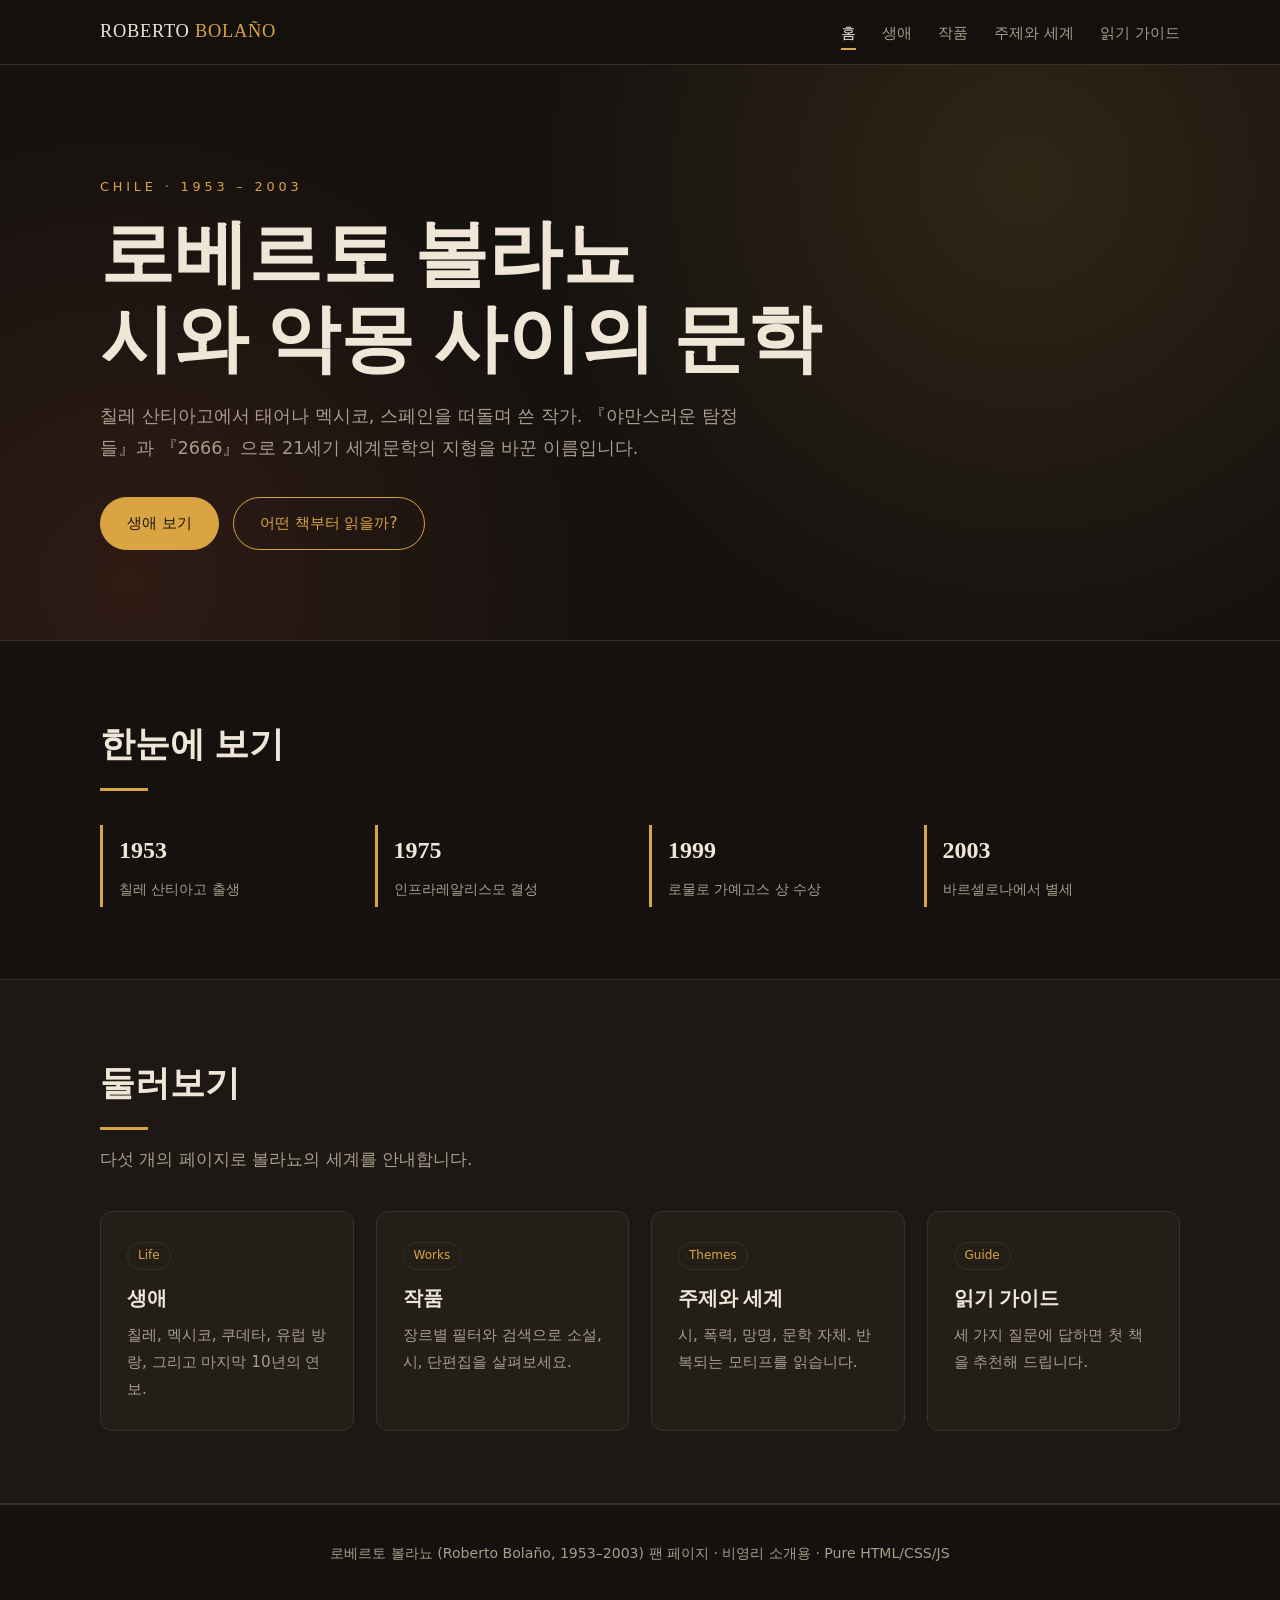
<file: index.html>
<!DOCTYPE html>
<html lang="ko">
<head>
<meta charset="UTF-8">
<meta name="viewport" content="width=device-width, initial-scale=1">
<title>홈 | 로베르토 볼라뇨</title>
<meta name="description" content="칠레 작가 로베르토 볼라뇨(1953–2003)의 삶과 작품을 소개하는 페이지">
<link rel="stylesheet" href="style.css">
</head>
<body>
<header class="site"><div class="wrap">
<a class="logo" href="index.html">ROBERTO <span>BOLAÑO</span></a>
<button class="burger" aria-label="메뉴">☰ 메뉴</button>
<nav><ul>
<li><a href="index.html" class="active">홈</a></li>
<li><a href="biography.html">생애</a></li>
<li><a href="works.html">작품</a></li>
<li><a href="themes.html">주제와 세계</a></li>
<li><a href="guide.html">읽기 가이드</a></li>
</ul></nav></div></header>

<div class="hero"><div class="wrap">
<p class="eyebrow">Chile · 1953 – 2003</p>
<h1>로베르토 볼라뇨<br>시와 악몽 사이의 문학</h1>
<p class="lead">칠레 산티아고에서 태어나 멕시코, 스페인을 떠돌며 쓴 작가. 『야만스러운 탐정들』과 『2666』으로 21세기 세계문학의 지형을 바꾼 이름입니다.</p>
<div class="btns"><a class="btn fill" href="biography.html">생애 보기</a><a class="btn" href="guide.html">어떤 책부터 읽을까?</a></div>
</div></div>

<section><div class="wrap">
<h2 class="reveal">한눈에 보기</h2>
<div class="facts reveal" style="margin-top:34px">
<div class="fact"><b>1953</b><span>칠레 산티아고 출생</span></div>
<div class="fact"><b>1975</b><span>인프라레알리스모 결성</span></div>
<div class="fact"><b>1999</b><span>로물로 가예고스 상 수상</span></div>
<div class="fact"><b>2003</b><span>바르셀로나에서 별세</span></div>
</div></div></section>

<section class="alt"><div class="wrap">
<h2 class="reveal">둘러보기</h2>
<p class="sub reveal">다섯 개의 페이지로 볼라뇨의 세계를 안내합니다.</p>
<div class="grid">
<a class="card reveal" href="biography.html" style="color:inherit"><span class="tag">Life</span><h3>생애</h3><p>칠레, 멕시코, 쿠데타, 유럽 방랑, 그리고 마지막 10년의 연보.</p></a>
<a class="card reveal" href="works.html" style="color:inherit"><span class="tag">Works</span><h3>작품</h3><p>장르별 필터와 검색으로 소설, 시, 단편집을 살펴보세요.</p></a>
<a class="card reveal" href="themes.html" style="color:inherit"><span class="tag">Themes</span><h3>주제와 세계</h3><p>시, 폭력, 망명, 문학 자체. 반복되는 모티프를 읽습니다.</p></a>
<a class="card reveal" href="guide.html" style="color:inherit"><span class="tag">Guide</span><h3>읽기 가이드</h3><p>세 가지 질문에 답하면 첫 책을 추천해 드립니다.</p></a>
</div></div></section>

<footer><div class="wrap">로베르토 볼라뇨 (Roberto Bolaño, 1953–2003) 팬 페이지 · 비영리 소개용 · Pure HTML/CSS/JS</div></footer>
<button id="toTop" aria-label="맨 위로">↑</button>
<script src="script.js"></script>
</body></html>
</file>
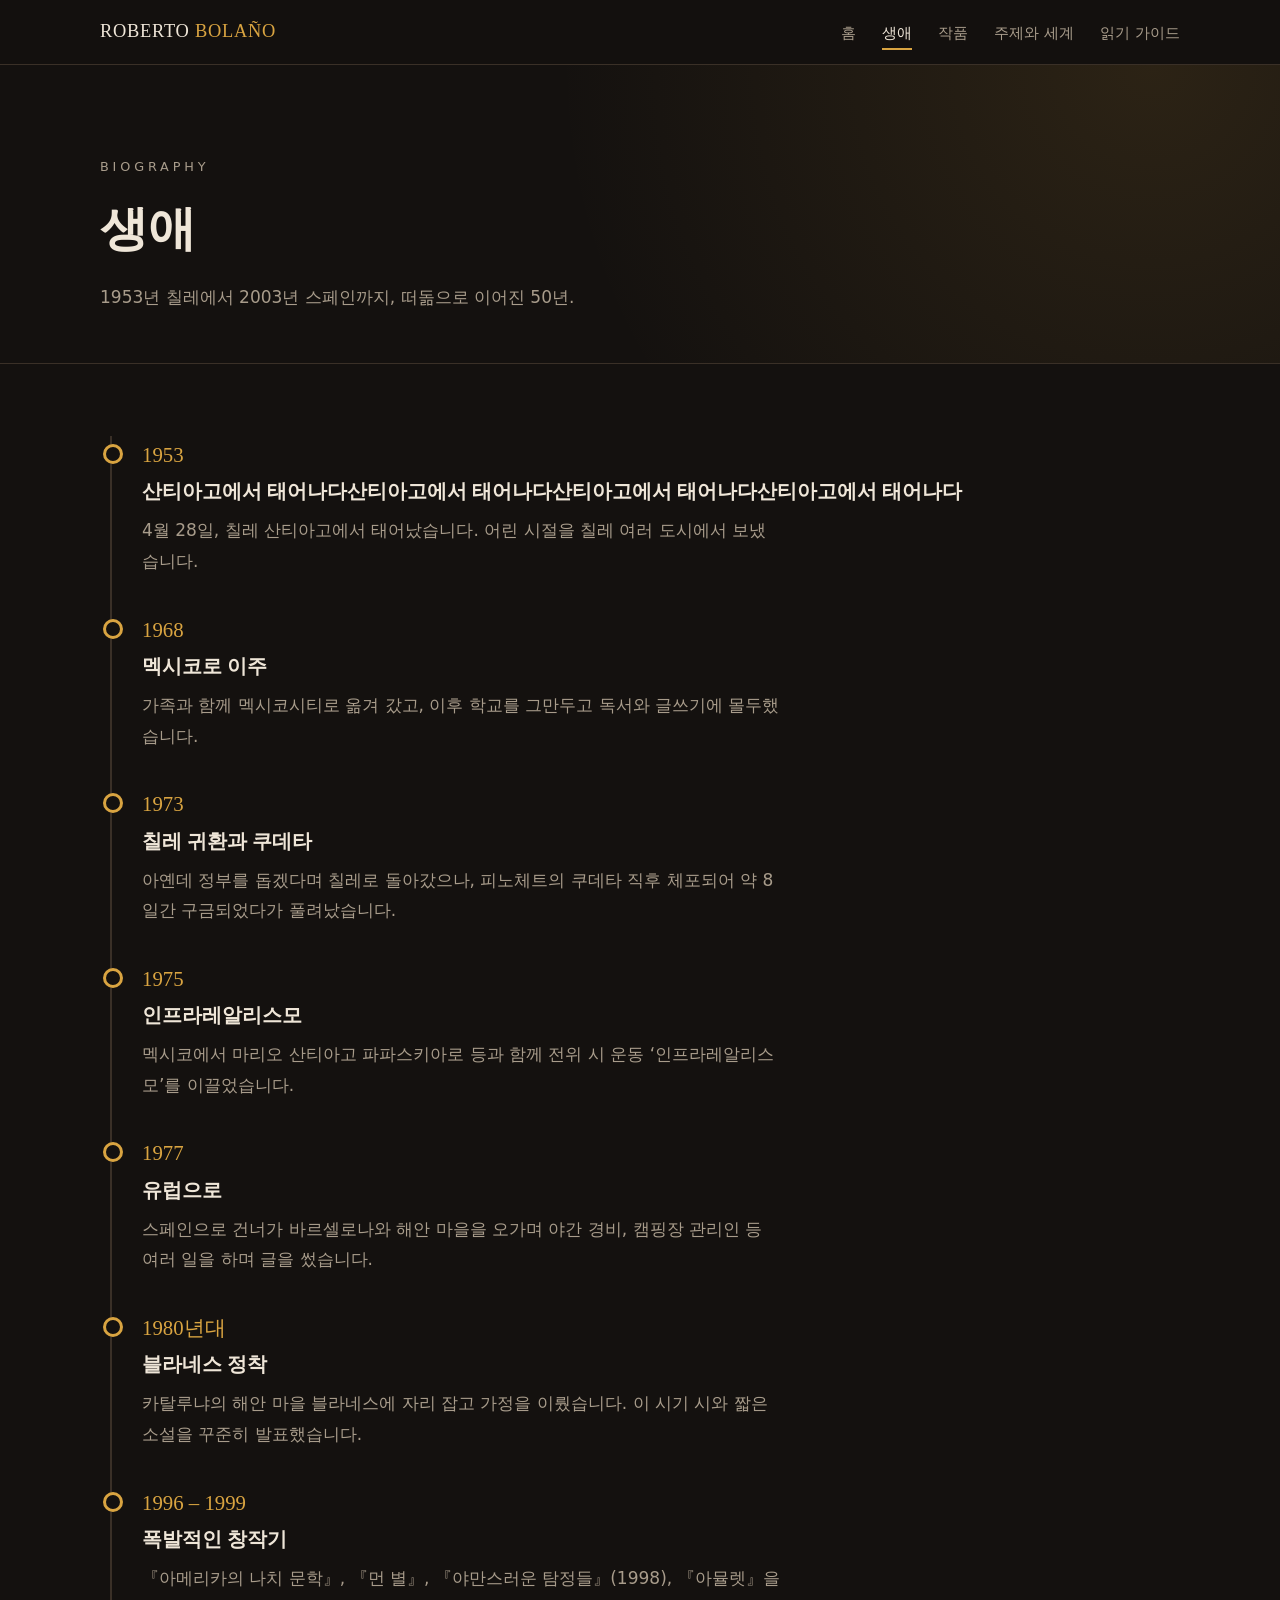
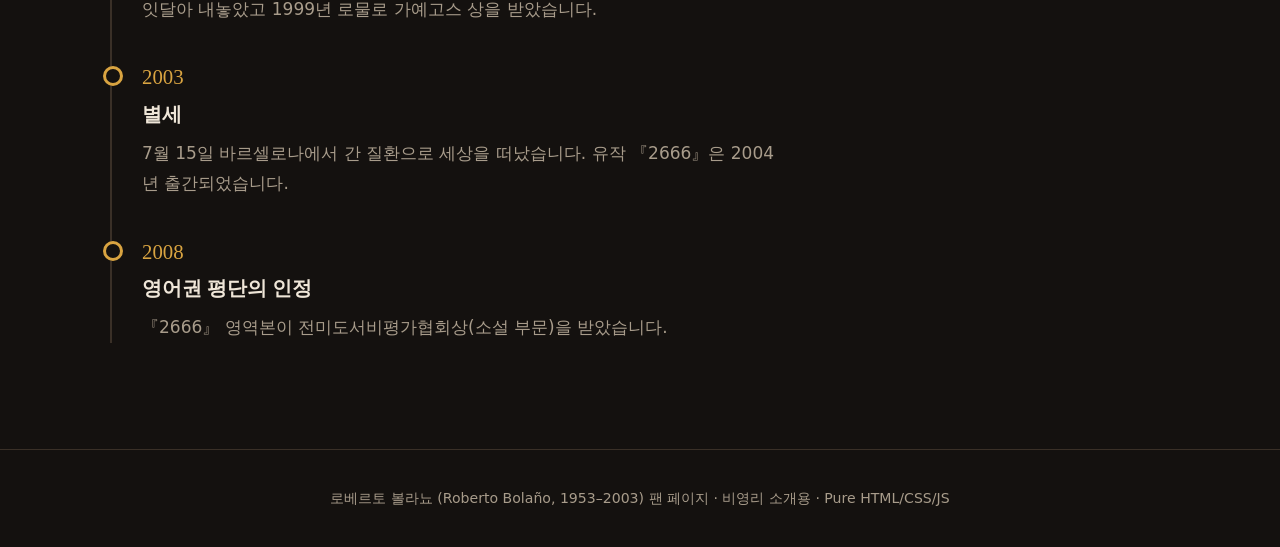
<file: biography.html>
<!DOCTYPE html>
<html lang="ko">
<head>
<meta charset="UTF-8">
<meta name="viewport" content="width=device-width, initial-scale=1">
<title>생애 | 로베르토 볼라뇨</title>
<meta name="description" content="로베르토 볼라뇨의 생애 연표">
<link rel="stylesheet" href="style.css">
</head>
<body>
<header class="site"><div class="wrap">
<a class="logo" href="index.html">ROBERTO <span>BOLAÑO</span></a>
<button class="burger" aria-label="메뉴">☰ 메뉴</button>
<nav><ul>
<li><a href="index.html">홈</a></li>
<li><a href="biography.html" class="active">생애</a></li>
<li><a href="works.html">작품</a></li>
<li><a href="themes.html">주제와 세계</a></li>
<li><a href="guide.html">읽기 가이드</a></li>
</ul></nav></div></header>

<div class="page-title"><div class="wrap"><p class="eyebrow">Biography</p><h1>생애</h1><p>1953년 칠레에서 2003년 스페인까지, 떠돎으로 이어진 50년.</p></div></div>
<section><div class="wrap"><div class="timeline">
<div class="tl-item"><div class="tl-year">1953</div><h3>산티아고에서 태어나다산티아고에서 태어나다산티아고에서 태어나다산티아고에서 태어나다</h3><p>4월 28일, 칠레 산티아고에서 태어났습니다. 어린 시절을 칠레 여러 도시에서 보냈습니다.</p></div>
<div class="tl-item"><div class="tl-year">1968</div><h3>멕시코로 이주</h3><p>가족과 함께 멕시코시티로 옮겨 갔고, 이후 학교를 그만두고 독서와 글쓰기에 몰두했습니다.</p></div>
<div class="tl-item"><div class="tl-year">1973</div><h3>칠레 귀환과 쿠데타</h3><p>아옌데 정부를 돕겠다며 칠레로 돌아갔으나, 피노체트의 쿠데타 직후 체포되어 약 8일간 구금되었다가 풀려났습니다.</p></div>
<div class="tl-item"><div class="tl-year">1975</div><h3>인프라레알리스모</h3><p>멕시코에서 마리오 산티아고 파파스키아로 등과 함께 전위 시 운동 ‘인프라레알리스모’를 이끌었습니다.</p></div>
<div class="tl-item"><div class="tl-year">1977</div><h3>유럽으로</h3><p>스페인으로 건너가 바르셀로나와 해안 마을을 오가며 야간 경비, 캠핑장 관리인 등 여러 일을 하며 글을 썼습니다.</p></div>
<div class="tl-item"><div class="tl-year">1980년대</div><h3>블라네스 정착</h3><p>카탈루냐의 해안 마을 블라네스에 자리 잡고 가정을 이뤘습니다. 이 시기 시와 짧은 소설을 꾸준히 발표했습니다.</p></div>
<div class="tl-item"><div class="tl-year">1996 – 1999</div><h3>폭발적인 창작기</h3><p>『아메리카의 나치 문학』, 『먼 별』, 『야만스러운 탐정들』(1998), 『아뮬렛』을 잇달아 내놓았고 1999년 로물로 가예고스 상을 받았습니다.</p></div>
<div class="tl-item"><div class="tl-year">2003</div><h3>별세</h3><p>7월 15일 바르셀로나에서 간 질환으로 세상을 떠났습니다. 유작 『2666』은 2004년 출간되었습니다.</p></div>
<div class="tl-item"><div class="tl-year">2008</div><h3>영어권 평단의 인정</h3><p>『2666』 영역본이 전미도서비평가협회상(소설 부문)을 받았습니다.</p></div>
</div></div></section>

<footer><div class="wrap">로베르토 볼라뇨 (Roberto Bolaño, 1953–2003) 팬 페이지 · 비영리 소개용 · Pure HTML/CSS/JS</div></footer>
<button id="toTop" aria-label="맨 위로">↑</button>
<script src="script.js"></script>
</body></html>
</file>
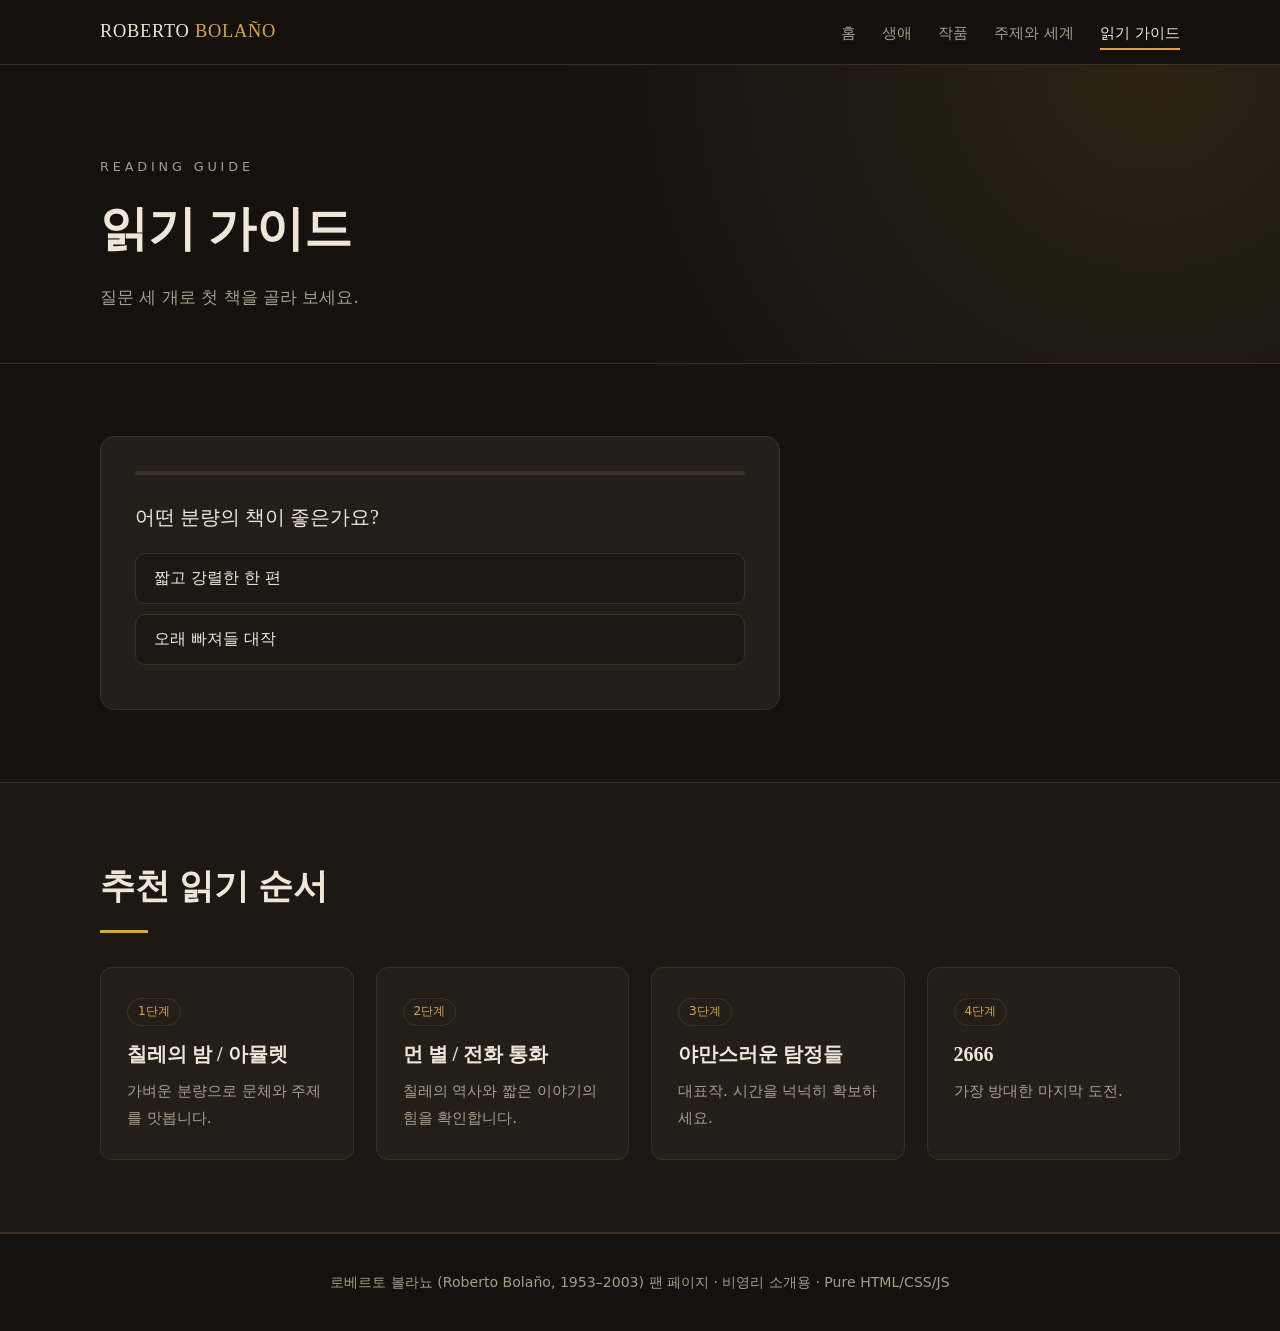
<file: guide.html>
<!DOCTYPE html>
<html lang="ko">
<head>
<meta charset="UTF-8">
<meta name="viewport" content="width=device-width, initial-scale=1">
<title>읽기 가이드 | 로베르토 볼라뇨</title>
<meta name="description" content="볼라뇨 첫 책 추천 퀴즈와 읽기 순서">
<link rel="stylesheet" href="style.css">
</head>
<body>
<header class="site"><div class="wrap">
<a class="logo" href="index.html">ROBERTO <span>BOLAÑO</span></a>
<button class="burger" aria-label="메뉴">☰ 메뉴</button>
<nav><ul>
<li><a href="index.html">홈</a></li>
<li><a href="biography.html">생애</a></li>
<li><a href="works.html">작품</a></li>
<li><a href="themes.html">주제와 세계</a></li>
<li><a href="guide.html" class="active">읽기 가이드</a></li>
</ul></nav></div></header>

<div class="page-title"><div class="wrap"><p class="eyebrow">Reading Guide</p><h1>읽기 가이드</h1><p>질문 세 개로 첫 책을 골라 보세요.</p></div></div>
<section><div class="wrap"><div id="quiz" class="quiz"></div></div></section>
<section class="alt"><div class="wrap">
<h2>추천 읽기 순서</h2>
<div class="grid" style="margin-top:34px">
<div class="card"><span class="tag">1단계</span><h3>칠레의 밤 / 아뮬렛</h3><p>가벼운 분량으로 문체와 주제를 맛봅니다.</p></div>
<div class="card"><span class="tag">2단계</span><h3>먼 별 / 전화 통화</h3><p>칠레의 역사와 짧은 이야기의 힘을 확인합니다.</p></div>
<div class="card"><span class="tag">3단계</span><h3>야만스러운 탐정들</h3><p>대표작. 시간을 넉넉히 확보하세요.</p></div>
<div class="card"><span class="tag">4단계</span><h3>2666</h3><p>가장 방대한 마지막 도전.</p></div>
</div></div></section>

<footer><div class="wrap">로베르토 볼라뇨 (Roberto Bolaño, 1953–2003) 팬 페이지 · 비영리 소개용 · Pure HTML/CSS/JS</div></footer>
<button id="toTop" aria-label="맨 위로">↑</button>
<script src="script.js"></script>
</body></html>
</file>
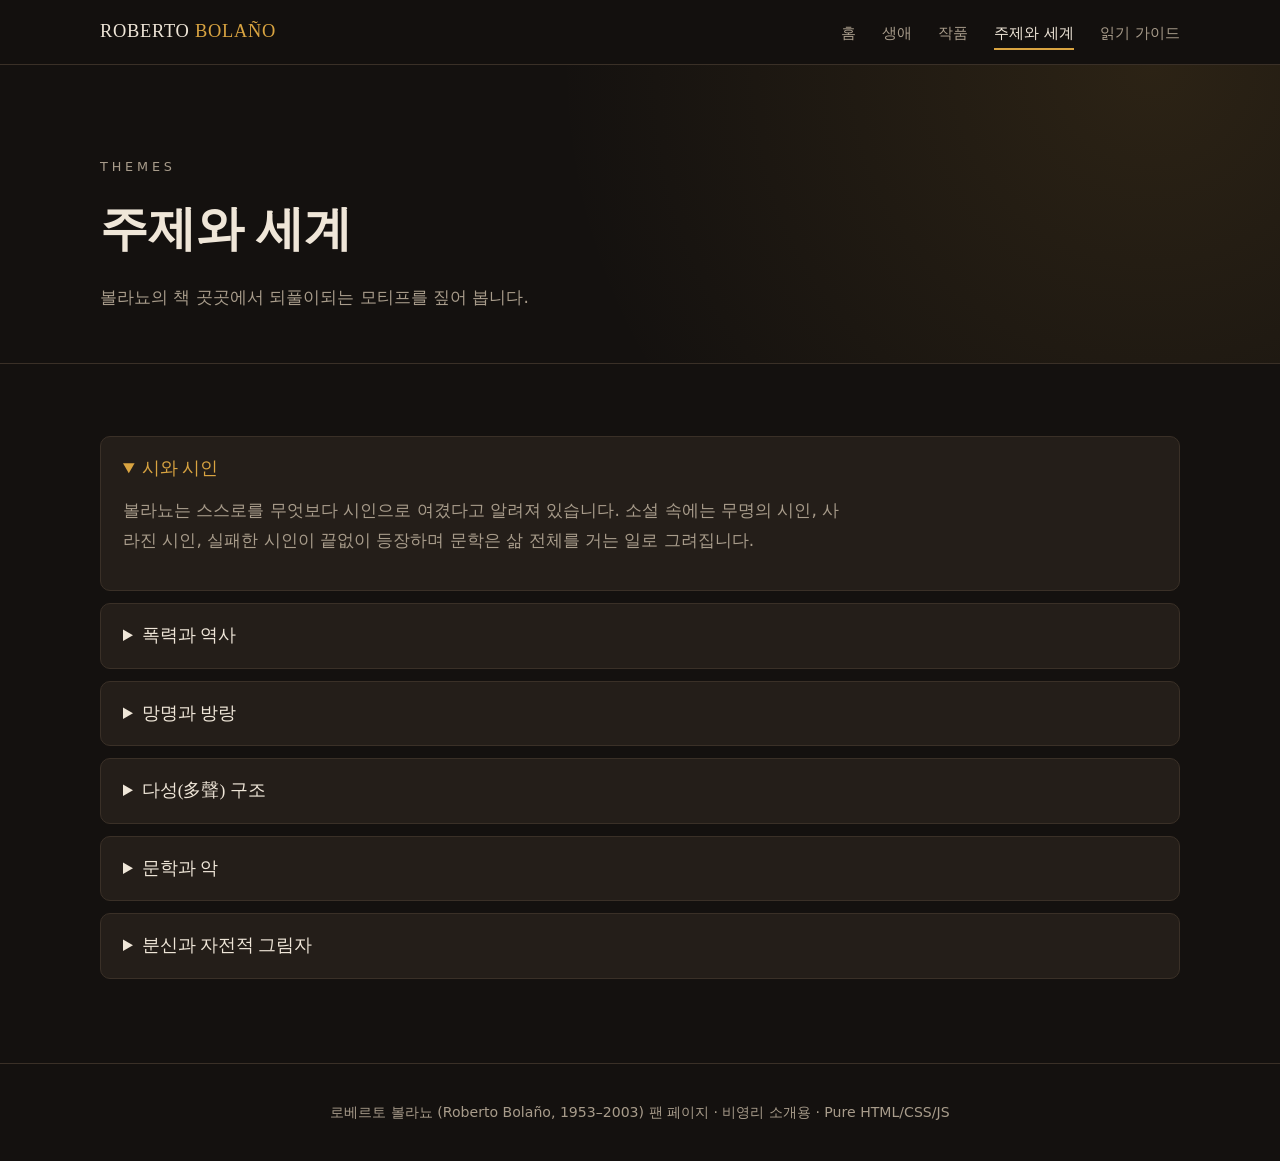
<file: themes.html>
<!DOCTYPE html>
<html lang="ko">
<head>
<meta charset="UTF-8">
<meta name="viewport" content="width=device-width, initial-scale=1">
<title>주제와 세계 | 로베르토 볼라뇨</title>
<meta name="description" content="볼라뇨 문학의 주요 모티프">
<link rel="stylesheet" href="style.css">
</head>
<body>
<header class="site"><div class="wrap">
<a class="logo" href="index.html">ROBERTO <span>BOLAÑO</span></a>
<button class="burger" aria-label="메뉴">☰ 메뉴</button>
<nav><ul>
<li><a href="index.html">홈</a></li>
<li><a href="biography.html">생애</a></li>
<li><a href="works.html">작품</a></li>
<li><a href="themes.html" class="active">주제와 세계</a></li>
<li><a href="guide.html">읽기 가이드</a></li>
</ul></nav></div></header>

<div class="page-title"><div class="wrap"><p class="eyebrow">Themes</p><h1>주제와 세계</h1><p>볼라뇨의 책 곳곳에서 되풀이되는 모티프를 짚어 봅니다.</p></div></div>
<section><div class="wrap prose">
<details open><summary>시와 시인</summary><p>볼라뇨는 스스로를 무엇보다 시인으로 여겼다고 알려져 있습니다. 소설 속에는 무명의 시인, 사라진 시인, 실패한 시인이 끝없이 등장하며 문학은 삶 전체를 거는 일로 그려집니다.</p></details>
<details><summary>폭력과 역사</summary><p>칠레 쿠데타, 독재, 나치즘, 멕시코 북부의 여성 살해 등 20세기 폭력의 기억이 작품을 관통합니다.</p></details>
<details><summary>망명과 방랑</summary><p>칠레, 멕시코, 스페인을 오간 작가의 삶은 인물들의 끝없는 이동으로 이어집니다.</p></details>
<details><summary>다성(多聲) 구조</summary><p>『야만스러운 탐정들』은 수십 명의 증언으로 한 인물의 윤곽을 그립니다. 중심은 비어 있고, 목소리들만 남습니다.</p></details>
<details><summary>문학과 악</summary><p>『칠레의 밤』, 『먼 별』은 문학과 권력의 관계를 묻습니다. 아름다운 글과 끔찍한 행위가 공존할 수 있다는 불편한 질문이 따라붙습니다.</p></details>
<details><summary>분신과 자전적 그림자</summary><p>아르투로 벨라노와 울리세스 리마 같은 인물이 작품 사이를 오가며 작가 자신과 소설의 경계를 흐립니다.</p></details>
</div></section>

<footer><div class="wrap">로베르토 볼라뇨 (Roberto Bolaño, 1953–2003) 팬 페이지 · 비영리 소개용 · Pure HTML/CSS/JS</div></footer>
<button id="toTop" aria-label="맨 위로">↑</button>
<script src="script.js"></script>
</body></html>
</file>
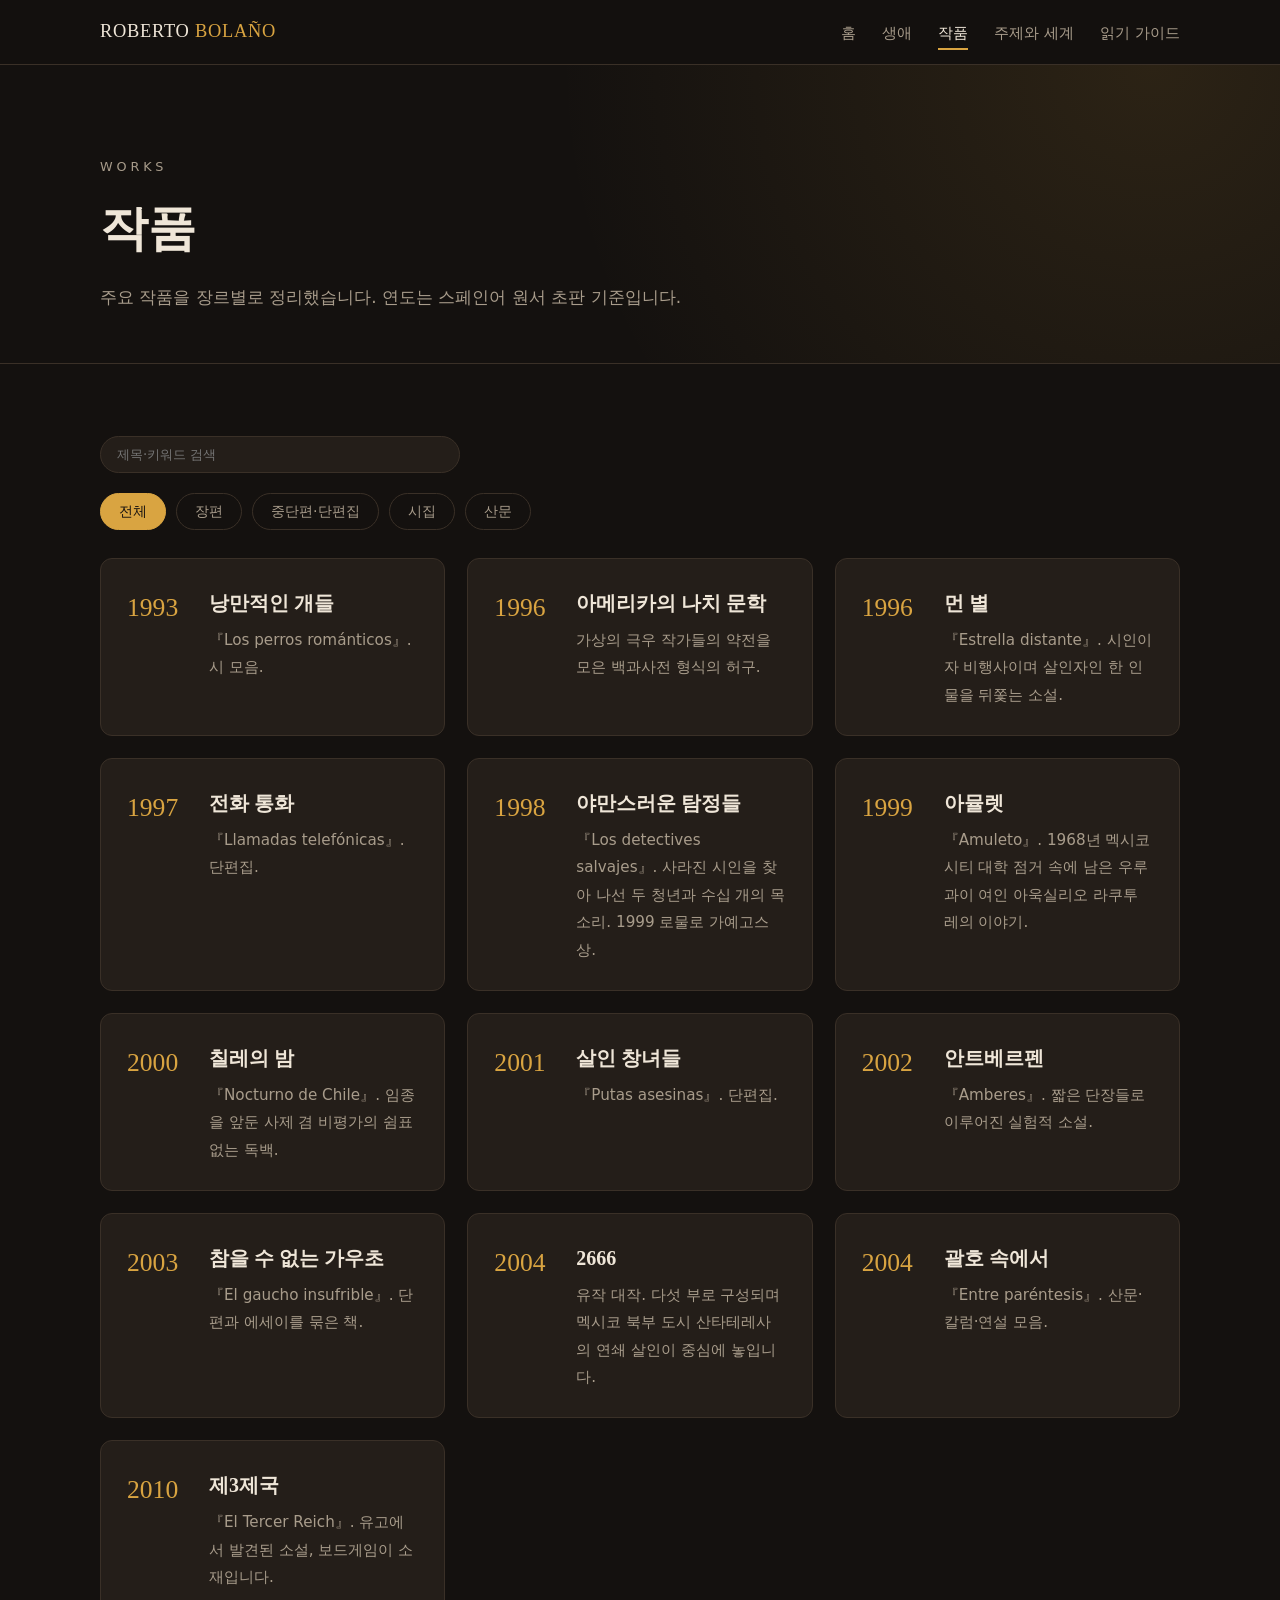
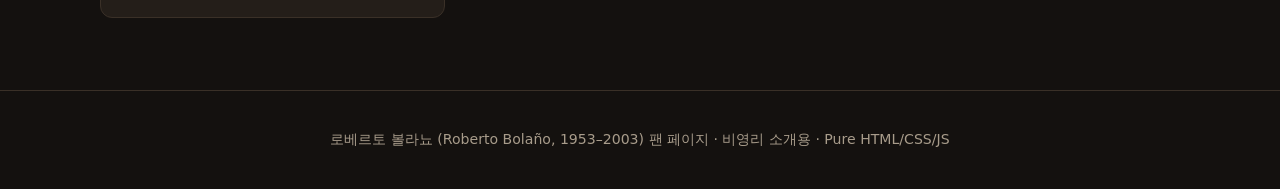
<file: works.html>
<!DOCTYPE html>
<html lang="ko">
<head>
<meta charset="UTF-8">
<meta name="viewport" content="width=device-width, initial-scale=1">
<title>작품 | 로베르토 볼라뇨</title>
<meta name="description" content="로베르토 볼라뇨의 주요 작품 목록">
<link rel="stylesheet" href="style.css">
</head>
<body>
<header class="site"><div class="wrap">
<a class="logo" href="index.html">ROBERTO <span>BOLAÑO</span></a>
<button class="burger" aria-label="메뉴">☰ 메뉴</button>
<nav><ul>
<li><a href="index.html">홈</a></li>
<li><a href="biography.html">생애</a></li>
<li><a href="works.html" class="active">작품</a></li>
<li><a href="themes.html">주제와 세계</a></li>
<li><a href="guide.html">읽기 가이드</a></li>
</ul></nav></div></header>

<div class="page-title"><div class="wrap"><p class="eyebrow">Works</p><h1>작품</h1><p>주요 작품을 장르별로 정리했습니다. 연도는 스페인어 원서 초판 기준입니다.</p></div></div>
<section><div class="wrap">
<input id="search" class="search" type="search" placeholder="제목·키워드 검색">
<div class="filters">
<button class="on" data-cat="all">전체</button><button data-cat="novel">장편</button><button data-cat="short">중단편·단편집</button><button data-cat="poem">시집</button><button data-cat="essay">산문</button>
</div>
<div class="grid" style="grid-template-columns:repeat(auto-fill,minmax(320px,1fr))">
<div class="card work" data-cat="poem"><div class="yr">1993</div><div><h3>낭만적인 개들</h3><p>『Los perros románticos』. 시 모음.</p></div></div>
<div class="card work" data-cat="short"><div class="yr">1996</div><div><h3>아메리카의 나치 문학</h3><p>가상의 극우 작가들의 약전을 모은 백과사전 형식의 허구.</p></div></div>
<div class="card work" data-cat="novel"><div class="yr">1996</div><div><h3>먼 별</h3><p>『Estrella distante』. 시인이자 비행사이며 살인자인 한 인물을 뒤쫓는 소설.</p></div></div>
<div class="card work" data-cat="short"><div class="yr">1997</div><div><h3>전화 통화</h3><p>『Llamadas telefónicas』. 단편집.</p></div></div>
<div class="card work" data-cat="novel"><div class="yr">1998</div><div><h3>야만스러운 탐정들</h3><p>『Los detectives salvajes』. 사라진 시인을 찾아 나선 두 청년과 수십 개의 목소리. 1999 로물로 가예고스 상.</p></div></div>
<div class="card work" data-cat="novel"><div class="yr">1999</div><div><h3>아뮬렛</h3><p>『Amuleto』. 1968년 멕시코시티 대학 점거 속에 남은 우루과이 여인 아욱실리오 라쿠투레의 이야기.</p></div></div>
<div class="card work" data-cat="novel"><div class="yr">2000</div><div><h3>칠레의 밤</h3><p>『Nocturno de Chile』. 임종을 앞둔 사제 겸 비평가의 쉼표 없는 독백.</p></div></div>
<div class="card work" data-cat="short"><div class="yr">2001</div><div><h3>살인 창녀들</h3><p>『Putas asesinas』. 단편집.</p></div></div>
<div class="card work" data-cat="novel"><div class="yr">2002</div><div><h3>안트베르펜</h3><p>『Amberes』. 짧은 단장들로 이루어진 실험적 소설.</p></div></div>
<div class="card work" data-cat="short"><div class="yr">2003</div><div><h3>참을 수 없는 가우초</h3><p>『El gaucho insufrible』. 단편과 에세이를 묶은 책.</p></div></div>
<div class="card work" data-cat="novel"><div class="yr">2004</div><div><h3>2666</h3><p>유작 대작. 다섯 부로 구성되며 멕시코 북부 도시 산타테레사의 연쇄 살인이 중심에 놓입니다.</p></div></div>
<div class="card work" data-cat="essay"><div class="yr">2004</div><div><h3>괄호 속에서</h3><p>『Entre paréntesis』. 산문·칼럼·연설 모음.</p></div></div>
<div class="card work" data-cat="novel"><div class="yr">2010</div><div><h3>제3제국</h3><p>『El Tercer Reich』. 유고에서 발견된 소설, 보드게임이 소재입니다.</p></div></div>
</div>
</div></section>

<footer><div class="wrap">로베르토 볼라뇨 (Roberto Bolaño, 1953–2003) 팬 페이지 · 비영리 소개용 · Pure HTML/CSS/JS</div></footer>
<button id="toTop" aria-label="맨 위로">↑</button>
<script src="script.js"></script>
</body></html>
</file>
<file: style.css>
:root{
  --bg:#14110f; --bg2:#1d1814; --card:#241e19; --ink:#efe6d8; --muted:#a89c8b;
  --accent:#d9a441; --accent2:#b5502f; --line:#3a3027;
  --serif:"Noto Serif KR","Batang","Georgia",serif; --sans:"Malgun Gothic","Segoe UI",system-ui,sans-serif;
}
*{box-sizing:border-box;margin:0;padding:0}
html{scroll-behavior:smooth}
body{background:var(--bg);color:var(--ink);font-family:var(--sans);line-height:1.8;font-size:17px}
a{color:var(--accent);text-decoration:none}
a:hover{text-decoration:underline}
img{max-width:100%}
.wrap{width:min(1080px,92%);margin:0 auto}

/* header */
header.site{position:sticky;top:0;z-index:50;background:rgba(20,17,15,.92);backdrop-filter:blur(8px);border-bottom:1px solid var(--line)}
header.site .wrap{display:flex;align-items:center;justify-content:space-between;height:64px}
.logo{font-family:var(--serif);font-size:1.15rem;color:var(--ink);letter-spacing:.04em}
.logo span{color:var(--accent)}
nav ul{list-style:none;display:flex;gap:26px}
nav a{color:var(--muted);font-size:.95rem;padding:6px 0;border-bottom:2px solid transparent}
nav a:hover,nav a.active{color:var(--ink);border-color:var(--accent);text-decoration:none}
.burger{display:none;background:none;border:1px solid var(--line);color:var(--ink);padding:6px 12px;border-radius:6px;font-size:1rem;cursor:pointer}

/* hero */
.hero{padding:110px 0 90px;background:
  radial-gradient(circle at 80% 20%,rgba(217,164,65,.14),transparent 45%),
  radial-gradient(circle at 10% 90%,rgba(181,80,47,.16),transparent 40%);
  border-bottom:1px solid var(--line)}
.eyebrow{color:var(--accent);letter-spacing:.3em;font-size:.8rem;text-transform:uppercase}
.hero h1{font-family:var(--serif);font-size:clamp(2.4rem,7vw,4.6rem);line-height:1.15;margin:14px 0 20px;font-weight:700}
.hero p.lead{max-width:640px;color:var(--muted);font-size:1.1rem}
.btns{margin-top:32px;display:flex;gap:14px;flex-wrap:wrap}
.btn{display:inline-block;padding:12px 26px;border-radius:999px;border:1px solid var(--accent);color:var(--accent);font-size:.95rem;transition:.25s}
.btn:hover{background:var(--accent);color:#1a1410;text-decoration:none}
.btn.fill{background:var(--accent);color:#1a1410}
.btn.fill:hover{background:transparent;color:var(--accent)}

/* sections */
section{padding:72px 0}
section.alt{background:var(--bg2);border-block:1px solid var(--line)}
h2{font-family:var(--serif);font-size:clamp(1.6rem,4vw,2.2rem);margin-bottom:10px}
h2::after{content:"";display:block;width:48px;height:3px;background:var(--accent);margin-top:12px}
.sub{color:var(--muted);margin:14px 0 36px;max-width:680px}
h3{font-family:var(--serif);font-size:1.25rem;margin-bottom:6px}
.grid{display:grid;gap:22px;grid-template-columns:repeat(auto-fill,minmax(250px,1fr))}
.card{background:var(--card);border:1px solid var(--line);border-radius:12px;padding:26px;transition:.3s}
.card:hover{transform:translateY(-4px);border-color:var(--accent)}
.card p{color:var(--muted);font-size:.95rem}
.tag{display:inline-block;font-size:.75rem;padding:2px 10px;border:1px solid var(--line);border-radius:999px;color:var(--accent);margin-bottom:10px}
.facts{display:grid;grid-template-columns:repeat(auto-fit,minmax(180px,1fr));gap:18px;margin-top:10px}
.fact{border-left:3px solid var(--accent);padding:4px 16px}
.fact b{display:block;font-family:var(--serif);font-size:1.5rem}
.fact span{color:var(--muted);font-size:.88rem}
.page-title{padding:80px 0 50px;border-bottom:1px solid var(--line);background:radial-gradient(circle at 90% 0,rgba(217,164,65,.12),transparent 50%)}
.page-title h1{font-family:var(--serif);font-size:clamp(2rem,5vw,3rem);margin-top:8px}
.page-title p{color:var(--muted);max-width:640px;margin-top:10px}
.prose p{margin-bottom:18px;max-width:720px}
blockquote{border-left:3px solid var(--accent2);padding:6px 20px;margin:24px 0;font-family:var(--serif);font-size:1.15rem;color:var(--ink);max-width:720px}
blockquote cite{display:block;color:var(--muted);font-size:.85rem;margin-top:6px;font-style:normal}

/* timeline */
.timeline{position:relative;margin-left:10px;border-left:2px solid var(--line);padding-left:30px}
.tl-item{position:relative;margin-bottom:34px;opacity:0;transform:translateX(-14px);transition:.6s}
.tl-item.show{opacity:1;transform:none}
.tl-item::before{content:"";position:absolute;left:-39px;top:8px;width:14px;height:14px;border-radius:50%;background:var(--bg);border:3px solid var(--accent)}
.tl-year{font-family:var(--serif);color:var(--accent);font-size:1.3rem}
.tl-item p{color:var(--muted);max-width:640px}

/* filter + works */
.filters{display:flex;gap:10px;flex-wrap:wrap;margin-bottom:28px}
.filters button{background:none;border:1px solid var(--line);color:var(--muted);padding:8px 18px;border-radius:999px;cursor:pointer;font-family:inherit;font-size:.9rem;transition:.2s}
.filters button:hover{color:var(--ink)}
.filters button.on{background:var(--accent);color:#1a1410;border-color:var(--accent)}
.work{display:flex;gap:18px}
.work .yr{font-family:var(--serif);font-size:1.6rem;color:var(--accent);min-width:64px}
.work.hide{display:none}
.search{width:100%;max-width:360px;padding:10px 16px;border-radius:999px;border:1px solid var(--line);background:var(--card);color:var(--ink);font-family:inherit;margin-bottom:20px}
.search:focus{outline:2px solid var(--accent)}

/* quiz */
.quiz{background:var(--card);border:1px solid var(--line);border-radius:14px;padding:34px;max-width:680px}
.quiz .q{font-family:var(--serif);font-size:1.25rem;margin-bottom:18px}
.opt{display:block;width:100%;text-align:left;background:var(--bg2);border:1px solid var(--line);color:var(--ink);padding:14px 18px;border-radius:10px;margin-bottom:10px;cursor:pointer;font-family:inherit;font-size:1rem;transition:.2s}
.opt:hover{border-color:var(--accent);transform:translateX(4px)}
.progress{height:4px;background:var(--line);border-radius:4px;margin-bottom:24px;overflow:hidden}
.progress i{display:block;height:100%;background:var(--accent);width:0;transition:.4s}
.result h3{font-size:1.6rem;color:var(--accent)}

/* accordion */
details{background:var(--card);border:1px solid var(--line);border-radius:10px;padding:16px 22px;margin-bottom:12px}
summary{cursor:pointer;font-family:var(--serif);font-size:1.1rem}
details[open] summary{color:var(--accent);margin-bottom:10px}
details p{color:var(--muted)}

footer{border-top:1px solid var(--line);padding:36px 0;color:var(--muted);font-size:.88rem;text-align:center}
.reveal{opacity:0;transform:translateY(20px);transition:.7s}
.reveal.show{opacity:1;transform:none}
#toTop{position:fixed;right:20px;bottom:20px;width:44px;height:44px;border-radius:50%;border:1px solid var(--accent);background:var(--bg);color:var(--accent);cursor:pointer;opacity:0;pointer-events:none;transition:.3s}
#toTop.on{opacity:1;pointer-events:auto}

@media(max-width:760px){
  .burger{display:block}
  nav{position:absolute;top:64px;left:0;right:0;background:var(--bg);border-bottom:1px solid var(--line);display:none}
  nav.open{display:block}
  nav ul{flex-direction:column;gap:0;padding:10px 4%}
  nav a{display:block;padding:12px 0}
  .hero{padding:70px 0 60px}
}
</file>
